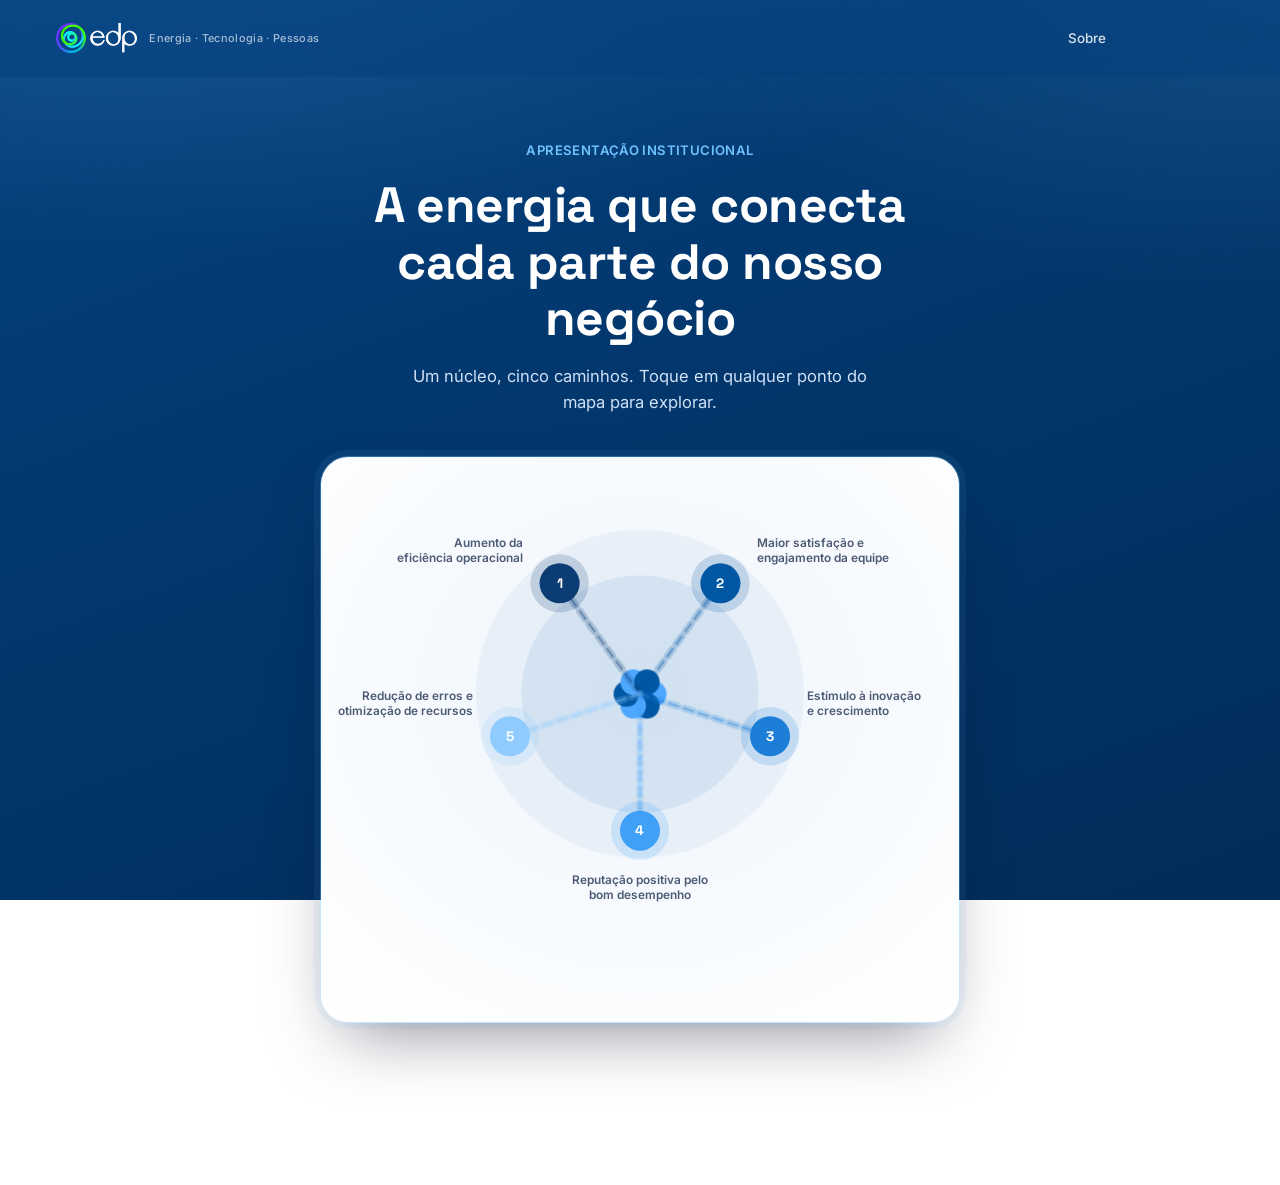
<file: index.html>
<!DOCTYPE html>
<html lang="pt-BR">
<head>
<meta charset="UTF-8">
<meta name="viewport" content="width=device-width, initial-scale=1.0">
<title>EDP · Energia que conecta o futuro</title>
<meta name="description" content="Apresentação institucional EDP — explore o mapa mental interativo e conheça os pilares que movem a nossa energia.">
<link rel="stylesheet" href="css/style.css">
</head>
<body>

<header class="site-header">
  <button class="brand" data-route="home" aria-label="Voltar ao início EDP">
    <img class="brand-logo" src="assets/logo_edp.png" alt="EDP">
    <span class="brand-text"><small>Energia · Tecnologia · Pessoas</small></span>
  </button>

  <div class="header-actions">
    <button class="sobre-btn" data-route="sobre">Sobre</button>
    <button class="home-btn" data-route="home">
      <svg viewBox="0 0 24 24" fill="none" stroke="currentColor" stroke-width="2" stroke-linecap="round" stroke-linejoin="round"><path d="M3 12l9-9 9 9"/><path d="M5 10v10a1 1 0 0 0 1 1h4v-6h4v6h4a1 1 0 0 0 1-1V10"/></svg>
      <span>Início</span>
    </button>
  </div>
</header>

<main>

  <!-- ================= HOME ================= -->
  <section id="home" class="page is-active" data-page="home">
    <p class="hero-eyebrow">Apresentação institucional</p>
    <h1 class="hero-title">A energia que conecta cada parte do nosso negócio</h1>
    <p class="hero-sub">Um núcleo, cinco caminhos. Toque em qualquer ponto do mapa para explorar.</p>

    <div class="map-wrap" aria-label="Mapa mental interativo com cinco temas: clique em um ponto para saber mais">
      <svg width="100%" viewBox="0 0 700 620" role="img" xmlns="http://www.w3.org/2000/svg" aria-labelledby="mm-title mm-desc">
<title id="mm-title">Mapa mental EDP</title>
<desc id="mm-desc">Átomo azul brilhante, com núcleo e órbitas de elétrons, que se transforma em um mapa mental com cinco temas conectados ao núcleo central.</desc>
<defs>
  <radialGradient id="mm-bg" cx="50%" cy="42%" r="75%">
    <stop offset="0%" stop-color="#eef5fc"/>
    <stop offset="100%" stop-color="#ffffff"/>
  </radialGradient>
</defs>
<rect x="0" y="0" width="700" height="620" fill="url(#mm-bg)"/>
<circle class="nucleus-glow nucleus-glow-a" cx="350" cy="260" r="180" fill="#0057A3" opacity=".05"/>
<circle class="nucleus-glow nucleus-glow-b" cx="350" cy="260" r="130" fill="#0057A3" opacity=".08"/>
<g class="atom-shell">
<g class="orbit-spin orbit-spin-1">
<g transform="rotate(0 350 260)">
<ellipse cx="350" cy="260" rx="155" ry="62" fill="none" stroke="#0057A3" stroke-width="3.5" opacity=".5"/>
<circle cx="390.1" cy="319.9" r="10" fill="#123a63"/>
<circle cx="387.1" cy="316.9" r="3.4" fill="#8fc4ff" opacity=".9"/>
</g>
</g>
<g class="orbit-spin orbit-spin-2">
<g transform="rotate(60 350 260)">
<ellipse cx="350" cy="260" rx="155" ry="62" fill="none" stroke="#0057A3" stroke-width="3.5" opacity=".5"/>
<circle cx="284.5" cy="316.2" r="10" fill="#123a63"/>
<circle cx="281.5" cy="313.2" r="3.4" fill="#8fc4ff" opacity=".9"/>
</g>
</g>
<g class="orbit-spin orbit-spin-3">
<g transform="rotate(120 350 260)">
<ellipse cx="350" cy="260" rx="155" ry="62" fill="none" stroke="#0057A3" stroke-width="3.5" opacity=".5"/>
<circle cx="209.5" cy="286.2" r="10" fill="#123a63"/>
<circle cx="206.5" cy="283.2" r="3.4" fill="#8fc4ff" opacity=".9"/>
</g>
</g>
</g>
<g class="nucleus-core-group">
<circle cx="350" cy="260" r="14" fill="#0057A3"/>
<circle cx="365" cy="260" r="14" fill="#4FA8FF"/>
<circle cx="357.5" cy="273" r="14" fill="#0057A3"/>
<circle cx="342.5" cy="273" r="14" fill="#4FA8FF"/>
<circle cx="335" cy="260" r="14" fill="#0057A3"/>
<circle cx="342.5" cy="247" r="14" fill="#4FA8FF"/>
<circle cx="357.5" cy="247" r="14" fill="#0057A3"/>
</g>
<g class="orbit-system">
<line x1="350" y1="260" x2="261.8" y2="138.6" stroke="#0B3C74" stroke-width="8" opacity=".22" stroke-linecap="round" class="branch branch-1 branch-glow"/>
<line x1="350" y1="260" x2="261.8" y2="138.6" stroke="#0B3C74" stroke-width="2.5" stroke-linecap="round" class="branch branch-1 branch-beam"/>
<line x1="350" y1="260" x2="438.2" y2="138.6" stroke="#0057A3" stroke-width="8" opacity=".22" stroke-linecap="round" class="branch branch-2 branch-glow"/>
<line x1="350" y1="260" x2="438.2" y2="138.6" stroke="#0057A3" stroke-width="2.5" stroke-linecap="round" class="branch branch-2 branch-beam"/>
<line x1="350" y1="260" x2="492.7" y2="306.4" stroke="#1C7ED6" stroke-width="8" opacity=".22" stroke-linecap="round" class="branch branch-3 branch-glow"/>
<line x1="350" y1="260" x2="492.7" y2="306.4" stroke="#1C7ED6" stroke-width="2.5" stroke-linecap="round" class="branch branch-3 branch-beam"/>
<line x1="350" y1="260" x2="350.0" y2="410.0" stroke="#3FA0F5" stroke-width="8" opacity=".22" stroke-linecap="round" class="branch branch-4 branch-glow"/>
<line x1="350" y1="260" x2="350.0" y2="410.0" stroke="#3FA0F5" stroke-width="2.5" stroke-linecap="round" class="branch branch-4 branch-beam"/>
<line x1="350" y1="260" x2="207.3" y2="306.4" stroke="#8FCBFF" stroke-width="8" opacity=".22" stroke-linecap="round" class="branch branch-5 branch-glow"/>
<line x1="350" y1="260" x2="207.3" y2="306.4" stroke="#8FCBFF" stroke-width="2.5" stroke-linecap="round" class="branch branch-5 branch-beam"/>
<g class="map-node" data-node="1" tabindex="0" role="button" aria-label="Abrir tema 1">
<circle cx="261.8" cy="138.6" r="32" fill="#0B3C74" opacity=".18"/>
<circle cx="261.8" cy="138.6" r="22" fill="#0B3C74"/>
<text x="261.8" y="143.6" text-anchor="middle" font-size="15" font-weight="700" fill="#ffffff" font-family="Space Grotesk, Inter, sans-serif">1</text>
</g>
<g class="map-node" data-node="2" tabindex="0" role="button" aria-label="Abrir tema 2">
<circle cx="438.2" cy="138.6" r="32" fill="#0057A3" opacity=".18"/>
<circle cx="438.2" cy="138.6" r="22" fill="#0057A3"/>
<text x="438.2" y="143.6" text-anchor="middle" font-size="15" font-weight="700" fill="#ffffff" font-family="Space Grotesk, Inter, sans-serif">2</text>
</g>
<g class="map-node" data-node="3" tabindex="0" role="button" aria-label="Abrir tema 3">
<circle cx="492.7" cy="306.4" r="32" fill="#1C7ED6" opacity=".18"/>
<circle cx="492.7" cy="306.4" r="22" fill="#1C7ED6"/>
<text x="492.7" y="311.4" text-anchor="middle" font-size="15" font-weight="700" fill="#ffffff" font-family="Space Grotesk, Inter, sans-serif">3</text>
</g>
<g class="map-node" data-node="4" tabindex="0" role="button" aria-label="Abrir tema 4">
<circle cx="350.0" cy="410.0" r="32" fill="#3FA0F5" opacity=".18"/>
<circle cx="350.0" cy="410.0" r="22" fill="#3FA0F5"/>
<text x="350.0" y="415.0" text-anchor="middle" font-size="15" font-weight="700" fill="#ffffff" font-family="Space Grotesk, Inter, sans-serif">4</text>
</g>
<g class="map-node" data-node="5" tabindex="0" role="button" aria-label="Abrir tema 5">
<circle cx="207.3" cy="306.4" r="32" fill="#8FCBFF" opacity=".18"/>
<circle cx="207.3" cy="306.4" r="22" fill="#8FCBFF"/>
<text x="207.3" y="311.4" text-anchor="middle" font-size="15" font-weight="700" fill="#ffffff" font-family="Space Grotesk, Inter, sans-serif">5</text>
</g>
<g class="node-label node-label-1">
<text x="221.8" y="98.6" text-anchor="end" font-size="13" font-weight="600" fill="#4d5975" font-family="Inter, sans-serif">Aumento da</text>
<text x="221.8" y="115.6" text-anchor="end" font-size="13" font-weight="600" fill="#4d5975" font-family="Inter, sans-serif">eficiência operacional</text>
</g>
<g class="node-label node-label-2">
<text x="478.2" y="98.6" text-anchor="start" font-size="13" font-weight="600" fill="#4d5975" font-family="Inter, sans-serif">Maior satisfação e</text>
<text x="478.2" y="115.6" text-anchor="start" font-size="13" font-weight="600" fill="#4d5975" font-family="Inter, sans-serif">engajamento da equipe</text>
</g>
<g class="node-label node-label-3">
<text x="532.7" y="266.4" text-anchor="start" font-size="13" font-weight="600" fill="#4d5975" font-family="Inter, sans-serif">Estímulo à inovação</text>
<text x="532.7" y="283.4" text-anchor="start" font-size="13" font-weight="600" fill="#4d5975" font-family="Inter, sans-serif">e crescimento</text>
</g>
<g class="node-label node-label-4">
<text x="350.0" y="468.0" text-anchor="middle" font-size="13" font-weight="600" fill="#4d5975" font-family="Inter, sans-serif">Reputação positiva pelo</text>
<text x="350.0" y="485.0" text-anchor="middle" font-size="13" font-weight="600" fill="#4d5975" font-family="Inter, sans-serif">bom desempenho</text>
</g>
<g class="node-label node-label-5">
<text x="167.3" y="266.4" text-anchor="end" font-size="13" font-weight="600" fill="#4d5975" font-family="Inter, sans-serif">Redução de erros e</text>
<text x="167.3" y="283.4" text-anchor="end" font-size="13" font-weight="600" fill="#4d5975" font-family="Inter, sans-serif">otimização de recursos</text>
</g>
</g>
</svg>
    </div>
  </section>

  <!-- ================= TEMA 1 ================= -->
  <section id="tema-1" class="page" data-page="tema-1" style="--accent-c: var(--n1);">
    <div class="detail detail-grid">
      <div class="detail-copy">
        <p class="detail-kicker"><span class="dot"></span> Tema 01 · Operação</p>
        <h2 class="detail-title">Aumento da eficiência operacional</h2>
        <p class="detail-lede">Cada visita técnica economizada é energia que chega mais rápido a quem precisa. Rotas de manutenção são otimizadas com dados em tempo real, reduzindo deslocamentos desnecessários e o tempo entre o chamado e o reparo. O monitoramento contínuo da rede permite agir antes que uma falha aconteça, mantendo a operação fluindo com menos desperdício em cada etapa.</p>
        <div class="detail-links">
          <button class="detail-link" data-route="home">
            <svg viewBox="0 0 24 24" fill="none" stroke="currentColor" stroke-width="2" stroke-linecap="round" stroke-linejoin="round"><path d="M3 12l9-9 9 9"/><path d="M5 10v10a1 1 0 0 0 1 1h4v-6h4v6h4a1 1 0 0 0 1-1V10"/></svg>
            Início
          </button>
          <button class="detail-link is-quiet" data-route="tema-2">
            Pessoas e engajamento
            <svg viewBox="0 0 24 24" fill="none" stroke="currentColor" stroke-width="2" stroke-linecap="round" stroke-linejoin="round"><path d="M5 12h14"/><path d="M13 5l7 7-7 7"/></svg>
          </button>
        </div>
      </div>
      <div class="detail-media">
        <figure class="media-card">
          <svg width="100%" viewBox="0 0 640 220" role="img" xmlns="http://www.w3.org/2000/svg" aria-labelledby="tr-title tr-desc">
<title id="tr-title">Manutenção em campo</title>
<desc id="tr-desc">Caminhão branco de manutenção da EDP percorre a rua enquanto os postes de energia se acendem à sua passagem.</desc>
<defs>
  <linearGradient id="tr-sky" x1="0" y1="0" x2="0" y2="1">
    <stop offset="0%" stop-color="#eaf4ff"/>
    <stop offset="100%" stop-color="#ffffff"/>
  </linearGradient>
</defs>
<rect x="0" y="0" width="640" height="220" fill="url(#tr-sky)"/>

<!-- postes de luz -->
<rect x="86" y="70" width="4" height="90" fill="#c7d2e3"/>
<circle class="lamp lamp1" cx="88" cy="66" r="9" fill="#ffd873"/>
<rect x="226" y="70" width="4" height="90" fill="#c7d2e3"/>
<circle class="lamp lamp2" cx="228" cy="66" r="9" fill="#ffd873"/>
<rect x="366" y="70" width="4" height="90" fill="#c7d2e3"/>
<circle class="lamp lamp3" cx="368" cy="66" r="9" fill="#ffd873"/>
<rect x="506" y="70" width="4" height="90" fill="#c7d2e3"/>
<circle class="lamp lamp4" cx="508" cy="66" r="9" fill="#ffd873"/>

<!-- pista -->
<rect x="0" y="160" width="640" height="60" fill="#233246"/>
<rect x="0" y="160" width="640" height="6" fill="#324a66"/>
<g fill="#ffffff" opacity=".7">
  <rect x="0" y="188" width="34" height="5"/><rect x="60" y="188" width="34" height="5"/>
  <rect x="120" y="188" width="34" height="5"/><rect x="180" y="188" width="34" height="5"/>
  <rect x="240" y="188" width="34" height="5"/><rect x="300" y="188" width="34" height="5"/>
  <rect x="360" y="188" width="34" height="5"/><rect x="420" y="188" width="34" height="5"/>
  <rect x="480" y="188" width="34" height="5"/><rect x="540" y="188" width="34" height="5"/>
  <rect x="600" y="188" width="34" height="5"/>
</g>

<!-- caminhao (grupo externo apenas translada; nada de transform-origin aqui) -->
<g class="truck-rig">
  <g transform="translate(-6,90)">
    <!-- sombra -->
    <ellipse cx="82" cy="82" rx="76" ry="8" fill="#16213a" opacity=".14"/>

    <!-- carroceria (caixa branca de manutencao) -->
    <rect x="6" y="22" width="94" height="48" rx="5" fill="#ffffff" stroke="#c7d2e3" stroke-width="2"/>
    <rect x="6" y="46" width="94" height="7" fill="#0057A3"/>
    <text x="53" y="38" text-anchor="middle" font-size="15" font-weight="700" fill="#0057A3" font-family="Space Grotesk, Inter, sans-serif">EDP</text>

    <!-- cabine -->
    <path d="M100,30 h26 a8,8 0 0 1 8,8 v24 a8,8 0 0 1 -8,8 h-26 z" fill="#0057A3"/>
    <rect x="108" y="38" width="18" height="14" rx="2" fill="#cfe6ff"/>
    <rect x="100" y="66" width="34" height="5" fill="#003f7d"/>

    <!-- parachoque -->
    <rect x="130" y="68" width="8" height="6" fill="#8fa3c2"/>
    <rect x="2" y="68" width="8" height="6" fill="#8fa3c2"/>

    <!-- rodas: cada roda e um grupo fechado, sem transform proprio -->
    <g class="wheel">
      <circle cx="38" cy="76" r="13" fill="#1b2740"/>
      <circle cx="38" cy="76" r="6" fill="#c3ccdb"/>
      <g stroke="#1b2740" stroke-width="2.4">
        <line x1="38" y1="66" x2="38" y2="86"/>
        <line x1="28" y1="76" x2="48" y2="76"/>
        <line x1="31" y1="69" x2="45" y2="83"/>
        <line x1="45" y1="69" x2="31" y2="83"/>
      </g>
    </g>
    <g class="wheel">
      <circle cx="112" cy="76" r="13" fill="#1b2740"/>
      <circle cx="112" cy="76" r="6" fill="#c3ccdb"/>
      <g stroke="#1b2740" stroke-width="2.4">
        <line x1="112" y1="66" x2="112" y2="86"/>
        <line x1="102" y1="76" x2="122" y2="76"/>
        <line x1="105" y1="69" x2="119" y2="83"/>
        <line x1="119" y1="69" x2="105" y2="83"/>
      </g>
    </g>
  </g>
</g>
</svg>
        </figure>
        <figure class="media-card media-photo">
          <img src="assets/foto_caminhao_edp.jpg" alt="Caminhão de manutenção da EDP em operação em via pública, com equipe trabalhando na rede elétrica" loading="lazy">
          <figcaption class="media-caption">Equipe EDP em campo</figcaption>
        </figure>
      </div>
    </div>
  </section>

  <!-- ================= TEMA 2 ================= -->
  <section id="tema-2" class="page" data-page="tema-2" style="--accent-c: var(--n2);">
    <div class="detail detail-grid">
      <div class="detail-copy">
        <p class="detail-kicker"><span class="dot"></span> Tema 02 · Pessoas</p>
        <h2 class="detail-title">Maior satisfação e engajamento da equipe</h2>
        <p class="detail-lede">Assim como o sol carrega os painéis e leva luz até a casa, investir em quem faz a EDP acontecer sustenta cada etapa da nossa energia. Ferramentas digitais tiram tarefas repetitivas do caminho da equipe, e trilhas de capacitação conectam cada colaborador às novas tecnologias de energia limpa. O resultado é uma cultura orientada a propósito, em que sustentabilidade é trabalho de todos os dias.</p>
        <div class="detail-links">
          <button class="detail-link" data-route="home">
            <svg viewBox="0 0 24 24" fill="none" stroke="currentColor" stroke-width="2" stroke-linecap="round" stroke-linejoin="round"><path d="M3 12l9-9 9 9"/><path d="M5 10v10a1 1 0 0 0 1 1h4v-6h4v6h4a1 1 0 0 0 1-1V10"/></svg>
            Início
          </button>
          <button class="detail-link is-quiet" data-route="tema-3">
            Inovação e crescimento
            <svg viewBox="0 0 24 24" fill="none" stroke="currentColor" stroke-width="2" stroke-linecap="round" stroke-linejoin="round"><path d="M5 12h14"/><path d="M13 5l7 7-7 7"/></svg>
          </button>
        </div>
      </div>
      <div class="detail-media">
        <figure class="media-card">
          <svg width="100%" viewBox="0 0 640 220" role="img" xmlns="http://www.w3.org/2000/svg" aria-labelledby="sl-title sl-desc">
<title id="sl-title">Energia solar EDP</title>
<desc id="sl-desc">O sol carrega o painel solar, a energia flui até a casa e as janelas se acendem, com um marcador EDP no ponto de conexão.</desc>
<defs>
  <linearGradient id="sl-sky" x1="0" y1="0" x2="0" y2="1">
    <stop offset="0%" stop-color="#eaf4ff"/>
    <stop offset="100%" stop-color="#ffffff"/>
  </linearGradient>
</defs>
<rect x="0" y="0" width="640" height="220" fill="url(#sl-sky)"/>

<!-- sol -->
<g>
  <circle class="sun-glow sun-glow-a" cx="96" cy="58" r="46" fill="#ffcf5c" opacity=".10"/>
  <circle class="sun-glow sun-glow-b" cx="96" cy="58" r="34" fill="#ffcf5c" opacity=".18"/>
  <g class="sun-rays" stroke="#f4b93c" stroke-width="2.5" stroke-linecap="round">
    <line x1="96" y1="14" x2="96" y2="4"/>
    <line x1="96" y1="102" x2="96" y2="112"/>
    <line x1="52" y1="58" x2="42" y2="58"/>
    <line x1="140" y1="58" x2="150" y2="58"/>
    <line x1="65" y1="27" x2="58" y2="20"/>
    <line x1="127" y1="27" x2="134" y2="20"/>
    <line x1="65" y1="89" x2="58" y2="96"/>
    <line x1="127" y1="89" x2="134" y2="96"/>
  </g>
  <circle cx="96" cy="58" r="24" fill="#ffcf5c"/>
</g>

<!-- linha do chao -->
<rect x="0" y="196" width="640" height="4" fill="#e2e9f4"/>

<!-- painel solar -->
<g transform="translate(40,120)">
  <path d="M0,52 L100,52 L86,10 L18,10 Z" fill="#dbe9fb" stroke="#0057A3" stroke-width="2"/>
  <line x1="18" y1="10" x2="0" y2="52" stroke="#0057A3" stroke-width="1.4" opacity=".5"/>
  <line x1="43" y1="10" x2="30" y2="52" stroke="#0057A3" stroke-width="1.4" opacity=".5"/>
  <line x1="65" y1="10" x2="58" y2="52" stroke="#0057A3" stroke-width="1.4" opacity=".5"/>
  <line x1="6" y1="34" x2="94" y2="34" stroke="#0057A3" stroke-width="1.4" opacity=".5"/>
  <rect x="42" y="52" width="8" height="18" fill="#a9b8d1"/>
</g>

<!-- fluxo de energia -->
<path class="energy-flow" d="M150,150 Q320,90 470,150" fill="none" stroke="#0aa0e0" stroke-width="3" stroke-dasharray="2 10" stroke-linecap="round"/>

<!-- marcador EDP -->
<g transform="translate(292,118)">
  <g class="edp-marker">
    <rect x="0" y="0" width="56" height="24" rx="6" fill="#0057A3"/>
    <text x="28" y="16" text-anchor="middle" font-size="12" font-weight="700" fill="#ffffff" font-family="Space Grotesk, Inter, sans-serif">EDP</text>
    <rect x="24" y="24" width="8" height="46" fill="#8fa3c2"/>
  </g>
</g>

<!-- casa -->
<g transform="translate(490,96)">
  <path d="M0,44 L50,10 L100,44 Z" fill="#0057A3"/>
  <rect x="8" y="44" width="84" height="56" fill="#ffffff" stroke="#dbe6f5" stroke-width="2"/>
  <rect class="window window-1" x="24" y="60" width="20" height="20" fill="#1b2740"/>
  <rect class="window window-2" x="56" y="60" width="20" height="20" fill="#1b2740"/>
</g>
</svg>
        </figure>
        <figure class="media-card media-photo">
          <img src="assets/foto_solar_eolica_montanhas.jpg" alt="Painéis solares com turbinas eólicas ao fundo, em paisagem montanhosa" loading="lazy">
          <figcaption class="media-caption">Geração solar e eólica</figcaption>
        </figure>
      </div>
    </div>
  </section>

  <!-- ================= TEMA 3 ================= -->
  <section id="tema-3" class="page" data-page="tema-3" style="--accent-c: var(--n3);">
    <div class="detail detail-grid">
      <div class="detail-copy">
        <p class="detail-kicker"><span class="dot"></span> Tema 03 · Inovação</p>
        <h2 class="detail-title">Estímulo à inovação e crescimento</h2>
        <p class="detail-lede">Manter a rede acesa hoje é também construir a energia de amanhã. A digitalização da infraestrutura elétrica abre espaço para novos serviços, de mobilidade elétrica a armazenamento e geração solar descentralizada. Cada rota otimizada e cada tecnologia testada em campo vira experiência acumulada — e essa experiência sustenta o crescimento da EDP em novos mercados.</p>
        <div class="detail-links">
          <button class="detail-link" data-route="home">
            <svg viewBox="0 0 24 24" fill="none" stroke="currentColor" stroke-width="2" stroke-linecap="round" stroke-linejoin="round"><path d="M3 12l9-9 9 9"/><path d="M5 10v10a1 1 0 0 0 1 1h4v-6h4v6h4a1 1 0 0 0 1-1V10"/></svg>
            Início
          </button>
          <button class="detail-link is-quiet" data-route="tema-4">
            Reputação e desempenho
            <svg viewBox="0 0 24 24" fill="none" stroke="currentColor" stroke-width="2" stroke-linecap="round" stroke-linejoin="round"><path d="M5 12h14"/><path d="M13 5l7 7-7 7"/></svg>
          </button>
        </div>
      </div>
      <div class="detail-media">
        <figure class="media-card">
          <svg width="100%" viewBox="0 0 640 220" role="img" xmlns="http://www.w3.org/2000/svg" aria-labelledby="tr-title tr-desc">
<title id="tr-title">Manutenção em campo</title>
<desc id="tr-desc">Caminhão branco de manutenção da EDP percorre a rua enquanto os postes de energia se acendem à sua passagem.</desc>
<defs>
  <linearGradient id="tr-sky" x1="0" y1="0" x2="0" y2="1">
    <stop offset="0%" stop-color="#eaf4ff"/>
    <stop offset="100%" stop-color="#ffffff"/>
  </linearGradient>
</defs>
<rect x="0" y="0" width="640" height="220" fill="url(#tr-sky)"/>

<!-- postes de luz -->
<rect x="86" y="70" width="4" height="90" fill="#c7d2e3"/>
<circle class="lamp lamp1" cx="88" cy="66" r="9" fill="#ffd873"/>
<rect x="226" y="70" width="4" height="90" fill="#c7d2e3"/>
<circle class="lamp lamp2" cx="228" cy="66" r="9" fill="#ffd873"/>
<rect x="366" y="70" width="4" height="90" fill="#c7d2e3"/>
<circle class="lamp lamp3" cx="368" cy="66" r="9" fill="#ffd873"/>
<rect x="506" y="70" width="4" height="90" fill="#c7d2e3"/>
<circle class="lamp lamp4" cx="508" cy="66" r="9" fill="#ffd873"/>

<!-- pista -->
<rect x="0" y="160" width="640" height="60" fill="#233246"/>
<rect x="0" y="160" width="640" height="6" fill="#324a66"/>
<g fill="#ffffff" opacity=".7">
  <rect x="0" y="188" width="34" height="5"/><rect x="60" y="188" width="34" height="5"/>
  <rect x="120" y="188" width="34" height="5"/><rect x="180" y="188" width="34" height="5"/>
  <rect x="240" y="188" width="34" height="5"/><rect x="300" y="188" width="34" height="5"/>
  <rect x="360" y="188" width="34" height="5"/><rect x="420" y="188" width="34" height="5"/>
  <rect x="480" y="188" width="34" height="5"/><rect x="540" y="188" width="34" height="5"/>
  <rect x="600" y="188" width="34" height="5"/>
</g>

<!-- caminhao (grupo externo apenas translada; nada de transform-origin aqui) -->
<g class="truck-rig">
  <g transform="translate(-6,90)">
    <!-- sombra -->
    <ellipse cx="82" cy="82" rx="76" ry="8" fill="#16213a" opacity=".14"/>

    <!-- carroceria (caixa branca de manutencao) -->
    <rect x="6" y="22" width="94" height="48" rx="5" fill="#ffffff" stroke="#c7d2e3" stroke-width="2"/>
    <rect x="6" y="46" width="94" height="7" fill="#0057A3"/>
    <text x="53" y="38" text-anchor="middle" font-size="15" font-weight="700" fill="#0057A3" font-family="Space Grotesk, Inter, sans-serif">EDP</text>

    <!-- cabine -->
    <path d="M100,30 h26 a8,8 0 0 1 8,8 v24 a8,8 0 0 1 -8,8 h-26 z" fill="#0057A3"/>
    <rect x="108" y="38" width="18" height="14" rx="2" fill="#cfe6ff"/>
    <rect x="100" y="66" width="34" height="5" fill="#003f7d"/>

    <!-- parachoque -->
    <rect x="130" y="68" width="8" height="6" fill="#8fa3c2"/>
    <rect x="2" y="68" width="8" height="6" fill="#8fa3c2"/>

    <!-- rodas: cada roda e um grupo fechado, sem transform proprio -->
    <g class="wheel">
      <circle cx="38" cy="76" r="13" fill="#1b2740"/>
      <circle cx="38" cy="76" r="6" fill="#c3ccdb"/>
      <g stroke="#1b2740" stroke-width="2.4">
        <line x1="38" y1="66" x2="38" y2="86"/>
        <line x1="28" y1="76" x2="48" y2="76"/>
        <line x1="31" y1="69" x2="45" y2="83"/>
        <line x1="45" y1="69" x2="31" y2="83"/>
      </g>
    </g>
    <g class="wheel">
      <circle cx="112" cy="76" r="13" fill="#1b2740"/>
      <circle cx="112" cy="76" r="6" fill="#c3ccdb"/>
      <g stroke="#1b2740" stroke-width="2.4">
        <line x1="112" y1="66" x2="112" y2="86"/>
        <line x1="102" y1="76" x2="122" y2="76"/>
        <line x1="105" y1="69" x2="119" y2="83"/>
        <line x1="119" y1="69" x2="105" y2="83"/>
      </g>
    </g>
  </g>
</g>
</svg>
        </figure>
        <figure class="media-card media-photo">
          <img src="assets/foto_solar_eolica_por_do_sol.jpg" alt="Parque eólico e painéis solares ao pôr do sol" loading="lazy">
          <figcaption class="media-caption">Energia renovável em expansão</figcaption>
        </figure>
      </div>
    </div>
  </section>

  <!-- ================= TEMA 4 ================= -->
  <section id="tema-4" class="page" data-page="tema-4" style="--accent-c: var(--n4);">
    <div class="detail detail-grid">
      <div class="detail-copy">
        <p class="detail-kicker"><span class="dot"></span> Tema 04 · Reputação</p>
        <h2 class="detail-title">Reputação positiva impulsionada pelo bom desempenho</h2>
        <p class="detail-lede">Confiança se constrói luz a luz. Quando a energia chega sem falhas e a manutenção é rápida, a marca EDP se fortalece na vida de quem depende dela todos os dias. Indicadores de qualidade de fornecimento são acompanhados de perto, em tempo real, e a comunicação com clientes e comunidades é transparente — assim a EDP se torna referência em transição energética nos mercados onde atua.</p>
        <div class="detail-links">
          <button class="detail-link" data-route="home">
            <svg viewBox="0 0 24 24" fill="none" stroke="currentColor" stroke-width="2" stroke-linecap="round" stroke-linejoin="round"><path d="M3 12l9-9 9 9"/><path d="M5 10v10a1 1 0 0 0 1 1h4v-6h4v6h4a1 1 0 0 0 1-1V10"/></svg>
            Início
          </button>
          <button class="detail-link is-quiet" data-route="tema-5">
            Redução de erros
            <svg viewBox="0 0 24 24" fill="none" stroke="currentColor" stroke-width="2" stroke-linecap="round" stroke-linejoin="round"><path d="M5 12h14"/><path d="M13 5l7 7-7 7"/></svg>
          </button>
        </div>
      </div>
      <div class="detail-media">
        <figure class="media-card">
          <svg width="100%" viewBox="0 0 640 220" role="img" xmlns="http://www.w3.org/2000/svg" aria-labelledby="sl-title sl-desc">
<title id="sl-title">Energia solar EDP</title>
<desc id="sl-desc">O sol carrega o painel solar, a energia flui até a casa e as janelas se acendem, com um marcador EDP no ponto de conexão.</desc>
<defs>
  <linearGradient id="sl-sky" x1="0" y1="0" x2="0" y2="1">
    <stop offset="0%" stop-color="#eaf4ff"/>
    <stop offset="100%" stop-color="#ffffff"/>
  </linearGradient>
</defs>
<rect x="0" y="0" width="640" height="220" fill="url(#sl-sky)"/>

<!-- sol -->
<g>
  <circle class="sun-glow sun-glow-a" cx="96" cy="58" r="46" fill="#ffcf5c" opacity=".10"/>
  <circle class="sun-glow sun-glow-b" cx="96" cy="58" r="34" fill="#ffcf5c" opacity=".18"/>
  <g class="sun-rays" stroke="#f4b93c" stroke-width="2.5" stroke-linecap="round">
    <line x1="96" y1="14" x2="96" y2="4"/>
    <line x1="96" y1="102" x2="96" y2="112"/>
    <line x1="52" y1="58" x2="42" y2="58"/>
    <line x1="140" y1="58" x2="150" y2="58"/>
    <line x1="65" y1="27" x2="58" y2="20"/>
    <line x1="127" y1="27" x2="134" y2="20"/>
    <line x1="65" y1="89" x2="58" y2="96"/>
    <line x1="127" y1="89" x2="134" y2="96"/>
  </g>
  <circle cx="96" cy="58" r="24" fill="#ffcf5c"/>
</g>

<!-- linha do chao -->
<rect x="0" y="196" width="640" height="4" fill="#e2e9f4"/>

<!-- painel solar -->
<g transform="translate(40,120)">
  <path d="M0,52 L100,52 L86,10 L18,10 Z" fill="#dbe9fb" stroke="#0057A3" stroke-width="2"/>
  <line x1="18" y1="10" x2="0" y2="52" stroke="#0057A3" stroke-width="1.4" opacity=".5"/>
  <line x1="43" y1="10" x2="30" y2="52" stroke="#0057A3" stroke-width="1.4" opacity=".5"/>
  <line x1="65" y1="10" x2="58" y2="52" stroke="#0057A3" stroke-width="1.4" opacity=".5"/>
  <line x1="6" y1="34" x2="94" y2="34" stroke="#0057A3" stroke-width="1.4" opacity=".5"/>
  <rect x="42" y="52" width="8" height="18" fill="#a9b8d1"/>
</g>

<!-- fluxo de energia -->
<path class="energy-flow" d="M150,150 Q320,90 470,150" fill="none" stroke="#0aa0e0" stroke-width="3" stroke-dasharray="2 10" stroke-linecap="round"/>

<!-- marcador EDP -->
<g transform="translate(292,118)">
  <g class="edp-marker">
    <rect x="0" y="0" width="56" height="24" rx="6" fill="#0057A3"/>
    <text x="28" y="16" text-anchor="middle" font-size="12" font-weight="700" fill="#ffffff" font-family="Space Grotesk, Inter, sans-serif">EDP</text>
    <rect x="24" y="24" width="8" height="46" fill="#8fa3c2"/>
  </g>
</g>

<!-- casa -->
<g transform="translate(490,96)">
  <path d="M0,44 L50,10 L100,44 Z" fill="#0057A3"/>
  <rect x="8" y="44" width="84" height="56" fill="#ffffff" stroke="#dbe6f5" stroke-width="2"/>
  <rect class="window window-1" x="24" y="60" width="20" height="20" fill="#1b2740"/>
  <rect class="window window-2" x="56" y="60" width="20" height="20" fill="#1b2740"/>
</g>
</svg>
        </figure>
        <figure class="media-card media-photo">
          <img src="assets/foto_solar_aerea.jpg" alt="Vista aérea de um grande parque de painéis solares ao lado de um canal" loading="lazy">
          <figcaption class="media-caption">Parque solar EDP</figcaption>
        </figure>
      </div>
    </div>
  </section>

  <!-- ================= TEMA 5 ================= -->
  <section id="tema-5" class="page" data-page="tema-5" style="--accent-c: var(--n5);">
    <div class="detail detail-grid">
      <div class="detail-copy">
        <p class="detail-kicker"><span class="dot"></span> Tema 05 · Excelência</p>
        <h2 class="detail-title">Redução de erros, economizando tempo e recursos</h2>
        <p class="detail-lede">Menos retrabalho, mais precisão: cada etapa automatizada da operação libera tempo e recursos para o que realmente importa. O diagnóstico remoto evita deslocamentos desnecessários, enquanto checklists digitais reduzem falhas humanas em campo. Os recursos economizados dessa forma são reinvestidos em novos projetos de energia renovável, fechando o ciclo entre eficiência e sustentabilidade.</p>
        <div class="detail-links">
          <button class="detail-link" data-route="home">
            <svg viewBox="0 0 24 24" fill="none" stroke="currentColor" stroke-width="2" stroke-linecap="round" stroke-linejoin="round"><path d="M3 12l9-9 9 9"/><path d="M5 10v10a1 1 0 0 0 1 1h4v-6h4v6h4a1 1 0 0 0 1-1V10"/></svg>
            Início
          </button>
          <button class="detail-link is-quiet" data-route="tema-1">
            Ver temas novamente
            <svg viewBox="0 0 24 24" fill="none" stroke="currentColor" stroke-width="2" stroke-linecap="round" stroke-linejoin="round"><path d="M5 12h14"/><path d="M13 5l7 7-7 7"/></svg>
          </button>
        </div>
      </div>
      <div class="detail-media">
        <figure class="media-card">
          <svg width="100%" viewBox="0 0 640 220" role="img" xmlns="http://www.w3.org/2000/svg" aria-labelledby="tr-title tr-desc">
<title id="tr-title">Manutenção em campo</title>
<desc id="tr-desc">Caminhão branco de manutenção da EDP percorre a rua enquanto os postes de energia se acendem à sua passagem.</desc>
<defs>
  <linearGradient id="tr-sky" x1="0" y1="0" x2="0" y2="1">
    <stop offset="0%" stop-color="#eaf4ff"/>
    <stop offset="100%" stop-color="#ffffff"/>
  </linearGradient>
</defs>
<rect x="0" y="0" width="640" height="220" fill="url(#tr-sky)"/>

<!-- postes de luz -->
<rect x="86" y="70" width="4" height="90" fill="#c7d2e3"/>
<circle class="lamp lamp1" cx="88" cy="66" r="9" fill="#ffd873"/>
<rect x="226" y="70" width="4" height="90" fill="#c7d2e3"/>
<circle class="lamp lamp2" cx="228" cy="66" r="9" fill="#ffd873"/>
<rect x="366" y="70" width="4" height="90" fill="#c7d2e3"/>
<circle class="lamp lamp3" cx="368" cy="66" r="9" fill="#ffd873"/>
<rect x="506" y="70" width="4" height="90" fill="#c7d2e3"/>
<circle class="lamp lamp4" cx="508" cy="66" r="9" fill="#ffd873"/>

<!-- pista -->
<rect x="0" y="160" width="640" height="60" fill="#233246"/>
<rect x="0" y="160" width="640" height="6" fill="#324a66"/>
<g fill="#ffffff" opacity=".7">
  <rect x="0" y="188" width="34" height="5"/><rect x="60" y="188" width="34" height="5"/>
  <rect x="120" y="188" width="34" height="5"/><rect x="180" y="188" width="34" height="5"/>
  <rect x="240" y="188" width="34" height="5"/><rect x="300" y="188" width="34" height="5"/>
  <rect x="360" y="188" width="34" height="5"/><rect x="420" y="188" width="34" height="5"/>
  <rect x="480" y="188" width="34" height="5"/><rect x="540" y="188" width="34" height="5"/>
  <rect x="600" y="188" width="34" height="5"/>
</g>

<!-- caminhao (grupo externo apenas translada; nada de transform-origin aqui) -->
<g class="truck-rig">
  <g transform="translate(-6,90)">
    <!-- sombra -->
    <ellipse cx="82" cy="82" rx="76" ry="8" fill="#16213a" opacity=".14"/>

    <!-- carroceria (caixa branca de manutencao) -->
    <rect x="6" y="22" width="94" height="48" rx="5" fill="#ffffff" stroke="#c7d2e3" stroke-width="2"/>
    <rect x="6" y="46" width="94" height="7" fill="#0057A3"/>
    <text x="53" y="38" text-anchor="middle" font-size="15" font-weight="700" fill="#0057A3" font-family="Space Grotesk, Inter, sans-serif">EDP</text>

    <!-- cabine -->
    <path d="M100,30 h26 a8,8 0 0 1 8,8 v24 a8,8 0 0 1 -8,8 h-26 z" fill="#0057A3"/>
    <rect x="108" y="38" width="18" height="14" rx="2" fill="#cfe6ff"/>
    <rect x="100" y="66" width="34" height="5" fill="#003f7d"/>

    <!-- parachoque -->
    <rect x="130" y="68" width="8" height="6" fill="#8fa3c2"/>
    <rect x="2" y="68" width="8" height="6" fill="#8fa3c2"/>

    <!-- rodas: cada roda e um grupo fechado, sem transform proprio -->
    <g class="wheel">
      <circle cx="38" cy="76" r="13" fill="#1b2740"/>
      <circle cx="38" cy="76" r="6" fill="#c3ccdb"/>
      <g stroke="#1b2740" stroke-width="2.4">
        <line x1="38" y1="66" x2="38" y2="86"/>
        <line x1="28" y1="76" x2="48" y2="76"/>
        <line x1="31" y1="69" x2="45" y2="83"/>
        <line x1="45" y1="69" x2="31" y2="83"/>
      </g>
    </g>
    <g class="wheel">
      <circle cx="112" cy="76" r="13" fill="#1b2740"/>
      <circle cx="112" cy="76" r="6" fill="#c3ccdb"/>
      <g stroke="#1b2740" stroke-width="2.4">
        <line x1="112" y1="66" x2="112" y2="86"/>
        <line x1="102" y1="76" x2="122" y2="76"/>
        <line x1="105" y1="69" x2="119" y2="83"/>
        <line x1="119" y1="69" x2="105" y2="83"/>
      </g>
    </g>
  </g>
</g>
</svg>
        </figure>
        <figure class="media-card media-photo">
          <img src="assets/foto_caminhao_edp.jpg" alt="Caminhão de manutenção da EDP em operação em via pública, com equipe trabalhando na rede elétrica" loading="lazy">
          <figcaption class="media-caption">Equipe EDP em campo</figcaption>
        </figure>
      </div>
    </div>
  </section>

  <!-- ================= SOBRE ================= -->
  <section id="sobre" class="page" data-page="sobre">
    <div class="detail" style="max-width:820px;">
      <p class="detail-kicker" style="justify-content:center;"><span class="dot" style="background:#f4c95d;"></span> Sobre este projeto</p>
      <h2 class="detail-title" style="text-align:center;">Uma apresentação, do núcleo até a marca</h2>
      <p class="detail-lede" style="max-width:56ch; margin-left:auto; margin-right:auto; text-align:center;">Esta apresentação institucional da EDP foi criada para transformar cinco pilares do negócio em uma experiência visual única — do átomo que se abre em mapa mental até o pássaro que dá vida à nossa marca.</p>

      <div class="about-wrap">
        <svg width="100%" viewBox="0 0 640 400" role="img" xmlns="http://www.w3.org/2000/svg" aria-labelledby="bird-title bird-desc">
<title id="bird-title">Transformação na marca EDP</title>
<desc id="bird-desc">Uma águia estilizada nas cores da EDP voa em cena, bate as asas e se transforma na marca oficial da EDP.</desc>
<defs>
  <linearGradient id="bird-grad" x1="0%" y1="0%" x2="100%" y2="100%">
    <stop offset="0%" stop-color="#003f7d"/>
    <stop offset="45%" stop-color="#0072ce"/>
    <stop offset="75%" stop-color="#d4a537"/>
    <stop offset="100%" stop-color="#f4c95d"/>
  </linearGradient>
</defs>

<!-- tudo posicionado em torno do centro da cena -->
<g transform="translate(320,190)">

  <!-- ceu estrelado, um clima noturno para a transformação -->
  <g class="star-field" fill="#ffffff">
    <circle class="twinkle-star" cx="-260" cy="-130" r="1.6" style="animation-delay:.1s"/>
    <circle class="twinkle-star" cx="-190" cy="-70" r="1.2" style="animation-delay:.9s"/>
    <circle class="twinkle-star" cx="-230" cy="40" r="1.8" style="animation-delay:1.6s"/>
    <circle class="twinkle-star" cx="-90" cy="-140" r="1.3" style="animation-delay:.4s"/>
    <circle class="twinkle-star" cx="-30" cy="-165" r="1.6" style="animation-delay:2s"/>
    <circle class="twinkle-star" cx="60" cy="-150" r="1.2" style="animation-delay:1.1s"/>
    <circle class="twinkle-star" cx="150" cy="-120" r="1.8" style="animation-delay:.2s"/>
    <circle class="twinkle-star" cx="230" cy="-60" r="1.4" style="animation-delay:1.4s"/>
    <circle class="twinkle-star" cx="260" cy="30" r="1.6" style="animation-delay:.7s"/>
    <circle class="twinkle-star" cx="220" cy="110" r="1.2" style="animation-delay:1.9s"/>
    <circle class="twinkle-star" cx="120" cy="150" r="1.5" style="animation-delay:.5s"/>
    <circle class="twinkle-star" cx="-120" cy="150" r="1.3" style="animation-delay:1.2s"/>
    <circle class="twinkle-star" cx="-270" cy="120" r="1.4" style="animation-delay:2.3s"/>
    <circle class="twinkle-star" cx="10" cy="120" r="1.1" style="animation-delay:1.7s"/>
    <circle class="twinkle-star" cx="290" cy="-140" r="1.3" style="animation-delay:.3s"/>
  </g>

  <!-- halo suave atras da logo, acende no momento da transformacao -->
  <circle class="logo-glow" cx="0" cy="0" r="90" fill="#0072ce" opacity="0"/>

  <!-- águia: voa da esquerda ate o centro, batendo as asas -->
  <g class="bird-rig">
    <g class="bird-shape" transform="scale(1.3)">
      <!-- asa de tras (mais escura, da profundidade) -->
      <path class="wing wing-back" fill="url(#bird-grad)" opacity=".6" transform="translate(3,5) scale(.92)"
        d="M8,-4 C -14,-16 -40,-19 -62,-13 L-54,-6 L-70,-3 C -70,-3 -56,2 -56,2 L-68,8 C -68,8 -50,7 -50,7 L-58,14 L-38,9 C -20,15 0,11 12,4 Z"/>
      <!-- cauda em leque -->
      <path fill="url(#bird-grad)" opacity=".92" d="M-12,-3 L-36,-11 L-27,0 L-36,11 L-12,3 Z"/>
      <!-- corpo -->
      <ellipse cx="2" cy="0" rx="15" ry="7.5" fill="url(#bird-grad)"/>
      <!-- cabeça -->
      <circle cx="23" cy="-2" r="8.5" fill="url(#bird-grad)"/>
      <!-- bico curvo (águia) -->
      <path fill="#d4a537" d="M29,-5 C 34,-6 40,-4 43,-1 C 40,0 40,0 40,0 C 40,0 39,2 39,2 C 36,3 32,2 29,0 Z"/>
      <!-- asa da frente, com penas primárias bem definidas -->
      <path class="wing wing-front" fill="url(#bird-grad)"
        d="M10,-5 C -12,-22 -46,-27 -72,-18 L-62,-9 L-82,-6 C -82,-6 -64,0 -64,0 L-86,4 C -86,4 -62,4 -62,4 L-78,12 L-54,7 C -32,15 -8,12 12,5 Z"/>
    </g>
  </g>

  <!-- rajada de particulas no impacto -->
  <g class="burst">
    <circle class="spark s1" cx="0" cy="0" r="5" fill="#0072ce"/>
    <circle class="spark s2" cx="0" cy="0" r="4" fill="#f4c95d"/>
    <circle class="spark s3" cx="0" cy="0" r="6" fill="#6fc3ff"/>
    <circle class="spark s4" cx="0" cy="0" r="4" fill="#d4a537"/>
    <circle class="spark s5" cx="0" cy="0" r="5" fill="#0057a3"/>
    <circle class="spark s6" cx="0" cy="0" r="4" fill="#f4c95d"/>
    <circle class="spark s7" cx="0" cy="0" r="5" fill="#6fc3ff"/>
    <circle class="spark s8" cx="0" cy="0" r="4" fill="#d4a537"/>
  </g>

  <!-- a logo real, escondida ate a transformacao acontecer -->
  <g class="logo-reveal">
    <image href="assets/logo_edp.png" x="-108" y="-40" width="216" height="80"/>
  </g>

</g>
</svg>
      </div>

      <div class="about-copy">
        <p>Desenvolvido por <strong style="color:#fff;">Denis Alvarenga</strong>, em colaboração com apresentação institucional <strong style="color:#fff;">SENAI</strong>.</p>
      </div>

      <div class="team-grid">
        <a class="team-card" href="https://www.linkedin.com/in/denisalvarenga/" target="_blank" rel="noopener noreferrer">
          <img class="team-photo" src="assets/foto_denis.jpg" alt="Denis Alvarenga">
          <span class="team-name">Denis Alvarenga</span>
          <span class="team-role">Software Engineer</span>
          <span class="team-link-hint">
            <svg viewBox="0 0 24 24" fill="currentColor"><path d="M20.45 20.45h-3.55v-5.57c0-1.33-.02-3.04-1.85-3.04-1.86 0-2.14 1.45-2.14 2.94v5.67H9.36V9h3.41v1.56h.05c.48-.9 1.64-1.85 3.38-1.85 3.6 0 4.27 2.37 4.27 5.46v6.28zM5.34 7.43a2.06 2.06 0 1 1 0-4.12 2.06 2.06 0 0 1 0 4.12zM7.11 20.45H3.56V9h3.55v11.45z"/></svg>
            Ver no LinkedIn
          </span>
        </a>

        <a class="team-card" href="https://www.linkedin.com/in/vivian-alves-7aa373404/?skipRedirect=true" target="_blank" rel="noopener noreferrer">
          <img class="team-photo" src="assets/foto_vivian.jpg" alt="Vivian Alves">
          <span class="team-name">Vivian Alves</span>
          <span class="team-role">Pesquisa textual e imagens</span>
          <span class="team-link-hint">
            <svg viewBox="0 0 24 24" fill="currentColor"><path d="M20.45 20.45h-3.55v-5.57c0-1.33-.02-3.04-1.85-3.04-1.86 0-2.14 1.45-2.14 2.94v5.67H9.36V9h3.41v1.56h.05c.48-.9 1.64-1.85 3.38-1.85 3.6 0 4.27 2.37 4.27 5.46v6.28zM5.34 7.43a2.06 2.06 0 1 1 0-4.12 2.06 2.06 0 0 1 0 4.12zM7.11 20.45H3.56V9h3.55v11.45z"/></svg>
            Ver no LinkedIn
          </span>
        </a>

        <div class="team-card is-static">
          <img class="team-photo" src="assets/foto_leticia.jpg" alt="Letícia">
          <span class="team-name">Letícia Chaves</span>
          <span class="team-role">Pesquisa textual e imagens</span>
        </div>
      </div>

      <div class="detail-links" style="justify-content:center; margin-top:36px;">
        <button class="detail-link" data-route="home">
          <svg viewBox="0 0 24 24" fill="none" stroke="currentColor" stroke-width="2" stroke-linecap="round" stroke-linejoin="round"><path d="M3 12l9-9 9 9"/><path d="M5 10v10a1 1 0 0 0 1 1h4v-6h4v6h4a1 1 0 0 0 1-1V10"/></svg>
          Início
        </button>
      </div>
    </div>
  </section>

</main>

<footer class="site-footer">
  <p>Desenvolvido por <strong>Denis Alvarenga</strong>, em colaboração com apresentação institucional <strong>SENAI</strong>.</p>
</footer>

<nav class="orbit-nav" aria-label="Navegação rápida entre temas">
  <button class="orbit-dot" data-route="tema-1" style="--dot-c:#0b3c74" aria-label="Tema 1: Eficiência operacional"><i></i></button>
  <button class="orbit-dot" data-route="tema-2" style="--dot-c:#0057a3" aria-label="Tema 2: Pessoas e engajamento"><i></i></button>
  <button class="orbit-dot" data-route="tema-3" style="--dot-c:#1c7ed6" aria-label="Tema 3: Inovação e crescimento"><i></i></button>
  <button class="orbit-dot" data-route="tema-4" style="--dot-c:#3fa0f5" aria-label="Tema 4: Reputação e desempenho"><i></i></button>
  <button class="orbit-dot" data-route="tema-5" style="--dot-c:#8fcbff" aria-label="Tema 5: Redução de erros"><i></i></button>
</nav>

<script src="js/main.js"></script>
</body>
</html>
</file>
<file: css/style.css>
/* ============================================================
   EDP · Apresentação Institucional (v3)
   Tema claro, cor dominante AZUL EDP. Sem marca circular no
   cabeçalho — apenas o wordmark. Átomo brilhante que "explode"
   revelando o mapa mental. Ilustrações do caminhão e da energia
   solar desenhadas do zero, mescladas entre os 5 temas.
   ============================================================ */

@import url('https://fonts.googleapis.com/css2?family=Space+Grotesk:wght@500;600;700&family=Inter:wght@400;500;600&display=swap');

:root{
  /* fundo do site: azul EDP (gradiente sutil), não mais branco */
  --bg:          #04407e;
  --bg-deep:     #012c58;
  --bg-alt:      #f4f8fc;
  --card-line:   #e3eaf3;

  --edp-blue:      #0072ce;
  --edp-blue-deep: #003f7d;
  --edp-blue-light:#6fc3ff;

  /* texto direto sobre o fundo azul */
  --ink:         #ffffff;
  --ink-soft:    #cfe1f7;
  --ink-mute:    #93b6de;

  /* texto dentro de cartões brancos (átomo, mídias, pílulas) */
  --ink-card:      #16213a;
  --ink-card-soft: #4d5975;
  --ink-card-mute: #8793ac;

  /* cores dos 5 nós do mapa mental — tudo em tons de azul EDP */
  --n1: #0b3c74;
  --n2: #0057a3;
  --n3: #1c7ed6;
  --n4: #3fa0f5;
  --n5: #8fcbff;

  --accent: var(--edp-blue);

  --font-display: 'Space Grotesk', system-ui, sans-serif;
  --font-body: 'Inter', system-ui, sans-serif;

  --ease: cubic-bezier(.22,.9,.3,1);
}

*, *::before, *::after{ box-sizing: border-box; }
html{ scroll-behavior: smooth; }

body{
  margin: 0;
  min-height: 100vh;
  background:
    radial-gradient(120% 70% at 15% -10%, rgba(111,195,255,.20), transparent 55%),
    radial-gradient(90% 60% at 100% 0%, rgba(111,195,255,.14), transparent 55%),
    linear-gradient(160deg, var(--bg) 0%, var(--bg-deep) 100%);
  background-attachment: fixed;
  color: var(--ink);
  font-family: var(--font-body);
  line-height: 1.6;
  overflow-x: hidden;
}

img{ max-width: 100%; display: block; }
a{ color: inherit; }
button{ font-family: inherit; }

::selection{ background: #ffffff; color: var(--edp-blue-deep); }

:focus-visible{
  outline: 2px solid var(--edp-blue);
  outline-offset: 3px;
  border-radius: 4px;
}

.sr-only{
  position: absolute; width: 1px; height: 1px;
  padding: 0; margin: -1px; overflow: hidden;
  clip: rect(0,0,0,0); white-space: nowrap; border: 0;
}

/* ============================================================
   HEADER (sem marca circular — só o wordmark)
   ============================================================ */
.site-header{
  position: fixed;
  top: 0; left: 0; right: 0;
  z-index: 100;
  display: flex;
  align-items: center;
  justify-content: space-between;
  padding: 20px clamp(20px, 5vw, 56px);
  background: rgba(4,64,126,.55);
  backdrop-filter: blur(14px);
  border-bottom: 1px solid transparent;
  transition: border-color .3s var(--ease), background .3s var(--ease);
}
body.on-detail .site-header{ border-bottom-color: rgba(255,255,255,.14); background: rgba(2,44,88,.65); }

.brand{
  display: flex;
  align-items: center;
  gap: 12px;
  font-family: var(--font-display);
  font-weight: 700;
  font-size: 1.15rem;
  letter-spacing: -.01em;
  text-decoration: none;
  cursor: pointer;
  background: none;
  border: none;
  color: #ffffff;
  padding: 0;
}
.brand-logo{
  height: 30px;
  width: auto;
  display: block;
}
.brand-text{
  display: flex;
  align-items: baseline;
  gap: 9px;
}
.brand-text small{
  font-family: var(--font-body);
  font-weight: 500;
  font-size: .68rem;
  letter-spacing: .03em;
  color: rgba(255,255,255,.65);
}

.header-actions{
  display: flex;
  align-items: center;
  gap: 10px;
}
.sobre-btn{
  display: inline-flex;
  align-items: center;
  padding: 9px 18px;
  border-radius: 999px;
  border: 1px solid transparent;
  background: transparent;
  color: rgba(255,255,255,.85);
  font-size: .84rem;
  font-weight: 500;
  cursor: pointer;
  transition: color .2s var(--ease), border-color .2s var(--ease), background .2s var(--ease);
}
.sobre-btn:hover{ color: #ffffff; border-color: rgba(255,255,255,.3); background: rgba(255,255,255,.08); }

.home-btn{
  display: inline-flex;
  align-items: center;
  gap: 7px;
  padding: 9px 16px;
  border-radius: 999px;
  border: 1px solid rgba(255,255,255,.3);
  background: rgba(255,255,255,.12);
  color: #ffffff;
  font-size: .84rem;
  font-weight: 500;
  cursor: pointer;
  opacity: 0;
  transform: translateY(-6px);
  pointer-events: none;
  transition: opacity .3s var(--ease), transform .3s var(--ease), border-color .2s, background .2s;
}
.home-btn svg{ width: 14px; height: 14px; }
.home-btn:hover{ border-color: #ffffff; background: rgba(255,255,255,.22); }
body.on-detail .home-btn{
  opacity: 1;
  transform: translateY(0);
  pointer-events: auto;
}

/* ============================================================
   PAGES / ROUTER
   ============================================================ */
.page{
  position: relative;
  z-index: 1;
  min-height: 100vh;
  display: none;
  opacity: 0;
}
.page.is-active{ display: block; animation: page-in .5s var(--ease) forwards; }
#home.is-active{ display: flex; }

@keyframes page-in{
  from{ opacity: 0; transform: translateY(10px); }
  to{ opacity: 1; transform: translateY(0); }
}

/* ============================================================
   HOME / HERO
   ============================================================ */
#home{
  padding: 140px 6vw 80px;
  flex-direction: column;
  align-items: center;
  min-height: 100vh;
  justify-content: center;
  text-align: center;
}

.hero-eyebrow{
  font-size: .82rem;
  font-weight: 600;
  letter-spacing: .03em;
  text-transform: uppercase;
  color: var(--edp-blue-light);
  margin: 0 0 16px;
}

.hero-title{
  font-family: var(--font-display);
  font-weight: 700;
  font-size: clamp(2rem, 4.6vw, 3.1rem);
  line-height: 1.14;
  letter-spacing: -.01em;
  margin: 0 0 16px;
  max-width: 17ch;
  color: var(--ink);
}

.hero-sub{
  color: var(--ink-soft);
  max-width: 46ch;
  font-size: 1.04rem;
  margin: 0 0 40px;
}

.map-wrap{
  width: min(640px, 92vw);
  position: relative;
  border-radius: 28px;
  overflow: hidden;
  border: 1px solid rgba(111,195,255,.4);
  box-shadow: 0 30px 70px -26px rgba(0,10,35,.5), 0 0 0 6px rgba(111,195,255,.08);
}
.map-wrap svg{ width: 100%; height: auto; display: block; }

.map-node{ cursor: pointer; }
.map-node circle{ transition: transform .28s var(--ease), filter .28s var(--ease); transform-box: fill-box; transform-origin: center; }
.map-node text{ transition: transform .28s var(--ease); transform-box: fill-box; transform-origin: center; pointer-events: none; }
.map-node:hover circle,
.map-node:focus-visible circle{ transform: scale(1.14); filter: brightness(1.12); }
.map-node:hover text,
.map-node:focus-visible text{ transform: scale(1.14); }
.map-node:active circle{ transform: scale(.95); }

.hero-hint{
  font-size: .82rem;
  color: var(--ink-mute);
  margin-top: 18px;
}

/* --- núcleo brilhante, sempre pulsando --- */
.nucleus-glow{
  transform-box: fill-box; transform-origin: center;
}
.nucleus-glow-a{ animation: nucleus-breathe-a 3.6s ease-in-out infinite; }
.nucleus-glow-b{ animation: nucleus-breathe-b 3.6s ease-in-out infinite; animation-delay: .3s; }
@keyframes nucleus-breathe-a{
  0%,100%{ opacity: .06; transform: scale(1); }
  50%{ opacity: .14; transform: scale(1.12); }
}
@keyframes nucleus-breathe-b{
  0%,100%{ opacity: .11; transform: scale(1); }
  50%{ opacity: .22; transform: scale(1.1); }
}
/* --- núcleo: cluster de esferas pulsando como um bloco só.
   usa view-box porque o grupo tem várias esferas espalhadas: com
   fill-box o ponto de pulso seria o centro do bounding box do
   grupo, que só por acaso coincidiria com o centro do átomo. --- */
.nucleus-core-group{
  transform-box: view-box;
  transform-origin: 350px 260px;
  animation: core-pulse 2.2s ease-in-out infinite;
}
@keyframes core-pulse{
  0%,100%{ opacity: .9; transform: scale(1); }
  50%{ opacity: 1; transform: scale(1.06); filter: drop-shadow(0 0 8px #bdeeff); }
}

/* --- casca clássica (órbitas elípticas + elétrons): visível no
   início, some exatamente quando o mapa mental "explode" --- */
.atom-shell{
  animation: shell-fade .6s ease-in 4.4s forwards;
}
@keyframes shell-fade{
  from{ opacity: 1; }
  to{ opacity: 0; }
}
/* cada anel gira como corpo rígido (elipse + elétron juntos) em
   torno do centro real do átomo. view-box é obrigatório aqui: o
   bounding box de uma elipse inclinada não é centrado no ponto de
   rotação desejado, e usar fill-box faria o anel "bambolear". */
.orbit-spin{
  transform-box: view-box;
  transform-origin: 350px 260px;
}
.orbit-spin-1{ animation: spin-cw 9s linear infinite; }
.orbit-spin-2{ animation: spin-ccw 12s linear infinite; }
.orbit-spin-3{ animation: spin-cw 15s linear infinite; }
@keyframes spin-cw{ to{ transform: rotate(360deg); } }
@keyframes spin-ccw{ to{ transform: rotate(-360deg); } }

/* --- explosão: o mapa mental é revelado em cascata, nó 1 primeiro,
   depois 2, 3, 4 e 5 em sequência (em vez de todos de uma vez) --- */
.branch{ stroke-dasharray: 10px 7px; }
.branch-glow{ opacity: 0; animation: glow-fade-in .3s ease-out both; }
.branch-beam{ opacity: 0; animation: beam-fade-in .3s ease-out both, branch-flow 2.6s linear infinite; }
@keyframes glow-fade-in{ from{ opacity: 0; } to{ opacity: .22; } }
@keyframes beam-fade-in{ from{ opacity: 0; } to{ opacity: .35; } }

.branch-1.branch-glow{ animation-delay: 5.00s; }
.branch-2.branch-glow{ animation-delay: 5.15s; }
.branch-3.branch-glow{ animation-delay: 5.30s; }
.branch-4.branch-glow{ animation-delay: 5.45s; }
.branch-5.branch-glow{ animation-delay: 5.60s; }
/* a segunda animação (o brilho contínuo) só deve começar a "correr"
   depois que o ramo já apareceu — por isso o segundo valor de delay */
.branch-1.branch-beam{ animation-delay: 5.00s, 5.45s; }
.branch-2.branch-beam{ animation-delay: 5.15s, 5.60s; }
.branch-3.branch-beam{ animation-delay: 5.30s, 5.75s; }
.branch-4.branch-beam{ animation-delay: 5.45s, 5.90s; }
.branch-5.branch-beam{ animation-delay: 5.60s, 6.05s; }
@keyframes branch-flow{
  0%{ stroke-dashoffset: 34; opacity: .35; }
  35%{ opacity: 1; }
  100%{ stroke-dashoffset: 0; opacity: .35; }
}

.map-node{
  opacity: 0;
  transform-box: fill-box;
  transform-origin: center;
  animation: node-pop .45s cubic-bezier(.3,1.4,.4,1) both;
}
@keyframes node-pop{
  0%{ opacity: 0; transform: scale(.2); }
  70%{ opacity: 1; }
  100%{ opacity: 1; transform: scale(1); }
}
.map-node[data-node="1"]{ animation-delay: 5.00s; }
.map-node[data-node="2"]{ animation-delay: 5.15s; }
.map-node[data-node="3"]{ animation-delay: 5.30s; }
.map-node[data-node="4"]{ animation-delay: 5.45s; }
.map-node[data-node="5"]{ animation-delay: 5.60s; }

.node-label{
  opacity: 0;
  animation: label-fade-in .35s ease-out both;
}
.node-label-1{ animation-delay: 5.05s; }
.node-label-2{ animation-delay: 5.20s; }
.node-label-3{ animation-delay: 5.35s; }
.node-label-4{ animation-delay: 5.50s; }
.node-label-5{ animation-delay: 5.65s; }
@keyframes label-fade-in{
  from{ opacity: 0; transform: translateY(3px); }
  to{ opacity: 1; transform: translateY(0); }
}

.map-node circle:nth-of-type(1){
  animation: node-halo 2.6s ease-in-out infinite;
  transform-box: fill-box; transform-origin: center;
}
.map-node[data-node="1"] circle:nth-of-type(1){ animation-delay: 5.45s; }
.map-node[data-node="2"] circle:nth-of-type(1){ animation-delay: 5.60s; }
.map-node[data-node="3"] circle:nth-of-type(1){ animation-delay: 5.75s; }
.map-node[data-node="4"] circle:nth-of-type(1){ animation-delay: 5.90s; }
.map-node[data-node="5"] circle:nth-of-type(1){ animation-delay: 6.05s; }
@keyframes node-halo{
  0%,100%{ opacity: .18; transform: scale(1); }
  50%{ opacity: .36; transform: scale(1.16); }
}

@media (prefers-reduced-motion: reduce){
  .branch-glow, .branch-beam, .map-node{ animation: none; opacity: 1; }
  .atom-shell{ animation: none; opacity: 0; }
  .nucleus-glow, .nucleus-core-group, .orbit-spin, .map-node circle:nth-of-type(1){ animation: none; }
}

/* ============================================================
   DETAIL PAGES
   ============================================================ */
.detail{
  padding: 132px clamp(20px, 6vw, 80px) 60px;
  max-width: 1080px;
  margin: 0 auto;
}

.detail-grid{
  display: grid;
  grid-template-columns: .95fr 1.05fr;
  gap: clamp(32px, 6vw, 72px);
  align-items: center;
  min-height: 58vh;
}

.detail-kicker{
  display: inline-flex;
  align-items: center;
  gap: 9px;
  font-size: .82rem;
  font-weight: 600;
  letter-spacing: .03em;
  text-transform: uppercase;
  color: var(--ink-soft);
  margin: 0 0 18px;
}
.detail-kicker .dot{
  width: 8px; height: 8px; border-radius: 50%;
  background: #ffffff;
  box-shadow: 0 0 0 3px var(--accent-c, var(--edp-blue-light));
}

.detail-title{
  font-family: var(--font-display);
  font-weight: 700;
  font-size: clamp(1.7rem, 3.1vw, 2.4rem);
  line-height: 1.16;
  letter-spacing: -.01em;
  margin: 0 0 18px;
  color: var(--ink);
}

.detail-lede{
  font-size: 1.02rem;
  color: var(--ink-soft);
  max-width: 50ch;
  margin: 0 0 30px;
}

.detail-links{
  display: flex;
  flex-wrap: wrap;
  gap: 8px 28px;
}
.detail-link{
  display: inline-flex;
  align-items: center;
  gap: 7px;
  font-size: .92rem;
  font-weight: 600;
  color: #ffffff;
  text-decoration: none;
  background: none;
  border: none;
  cursor: pointer;
  padding: 4px 0;
  border-bottom: 1.5px solid var(--edp-blue-light);
}
.detail-link svg{ width: 14px; height: 14px; transition: transform .2s var(--ease); }
.detail-link:hover svg{ transform: translateX(3px); }
.detail-link.is-quiet{
  color: var(--ink-mute);
  border-bottom-color: rgba(255,255,255,.25);
}
.detail-link.is-quiet:hover{ color: #ffffff; border-bottom-color: var(--edp-blue-light); }

.detail-media{
  display: flex;
  flex-direction: column;
  gap: 14px;
}
.media-card{
  border-radius: 20px;
  overflow: hidden;
  border: 1px solid rgba(111,195,255,.4);
  box-shadow: 0 22px 50px -22px rgba(0,10,35,.45), 0 0 0 5px rgba(111,195,255,.07);
  position: relative;
}
/* filete azul no topo de cada cartão: é o fio condutor entre a
   animação e a foto real, reforçando que fazem parte do mesmo tema */
.media-card::before{
  content: '';
  position: absolute;
  top: 0; left: 0; right: 0;
  height: 3px;
  background: linear-gradient(90deg, var(--edp-blue), var(--edp-blue-light));
  z-index: 2;
}
.media-card svg{ width: 100%; height: auto; display: block; }
.media-photo{
  height: 190px;
}
.media-photo img{
  width: 100%;
  height: 100%;
  object-fit: cover;
  display: block;
  /* leve tom azulado para a foto "conversar" com a paleta do site */
  filter: saturate(.94) contrast(1.02);
}
.media-caption{
  position: absolute;
  left: 14px; bottom: 12px;
  z-index: 2;
  color: #fff;
  font-size: .78rem;
  font-weight: 600;
  letter-spacing: .01em;
  text-shadow: 0 1px 6px rgba(0,20,45,.85);
}
.media-photo::after{
  content: '';
  position: absolute;
  inset: 0;
  background: linear-gradient(0deg, rgba(0,30,60,.55) 0%, rgba(0,30,60,0) 45%);
  pointer-events: none;
}

/* --- animações do caminhão --- */
.truck-rig{ animation: truck-drive 9s linear infinite; }
.wheel{ animation: wheel-spin .6s linear infinite; transform-box: fill-box; transform-origin: center; }
.lamp{ opacity: .3; animation: lamp-glow 9s ease-in-out infinite; transform-box: fill-box; transform-origin: center; }
.lamp1{ animation-delay: .85s; }
.lamp2{ animation-delay: 2.5s; }
.lamp3{ animation-delay: 4.15s; }
.lamp4{ animation-delay: 5.8s; }
@keyframes truck-drive{
  0%{ transform: translateX(-160px); }
  100%{ transform: translateX(720px); }
}
@keyframes wheel-spin{ to{ transform: rotate(360deg); } }
@keyframes lamp-glow{
  0%,88%,100%{ opacity: .3; filter: none; }
  6%,70%{ opacity: 1; filter: drop-shadow(0 0 7px rgba(255,216,115,.95)); }
}

/* --- animações da cena solar --- */
.sun-glow{ animation: sun-pulse 3.4s ease-in-out infinite; transform-box: fill-box; transform-origin: center; }
.sun-glow-b{ animation-delay: .25s; }
.sun-rays{ animation: rays-spin 16s linear infinite; transform-box: view-box; transform-origin: 96px 58px; }
.energy-flow{ animation: flow-dash 1.1s linear infinite; }
.edp-marker{ animation: marker-pulse 2.6s ease-in-out infinite; transform-box: fill-box; transform-origin: center; }
.window{ animation: window-glow 4.6s ease-in-out infinite; }
.window-2{ animation-delay: .35s; }
@keyframes sun-pulse{
  0%,100%{ opacity: .85; transform: scale(1); }
  50%{ opacity: 1; transform: scale(1.08); }
}
@keyframes rays-spin{ to{ transform: rotate(360deg); } }
@keyframes flow-dash{ to{ stroke-dashoffset: -24; } }
@keyframes marker-pulse{
  0%,100%{ transform: scale(1); }
  50%{ transform: scale(1.08); }
}
@keyframes window-glow{
  0%,40%,100%{ fill: #1b2740; }
  60%,85%{ fill: #ffd873; }
}

@media (prefers-reduced-motion: reduce){
  .truck-rig,.wheel,.lamp,.sun-glow,.sun-rays,.energy-flow,.edp-marker,.window{ animation: none; }
}

/* ============================================================
   NAVEGADOR ÓRBITA
   ============================================================ */
.orbit-nav{
  position: fixed;
  left: 50%;
  bottom: 22px;
  transform: translateX(-50%);
  z-index: 90;
  display: flex;
  align-items: center;
  gap: 6px;
  padding: 8px;
  border-radius: 999px;
  background: #fff;
  border: 1px solid rgba(111,195,255,.4);
  box-shadow: 0 16px 40px -14px rgba(0,10,35,.4), 0 0 0 5px rgba(111,195,255,.07);
  opacity: 0;
  pointer-events: none;
  transition: opacity .3s var(--ease), transform .3s var(--ease);
}
body.on-tema .orbit-nav{
  opacity: 1;
  transform: translateX(-50%) translateY(0);
  pointer-events: auto;
}
.orbit-dot{
  width: 32px; height: 32px;
  border-radius: 50%;
  border: none;
  background: transparent;
  cursor: pointer;
  display: grid;
  place-items: center;
}
.orbit-dot i{
  width: 8px; height: 8px;
  border-radius: 50%;
  background: var(--dot-c);
  opacity: .4;
  transition: opacity .2s var(--ease), transform .2s var(--ease);
  display: block;
}
.orbit-dot:hover i{ opacity: .75; }
.orbit-dot.is-active i{ opacity: 1; transform: scale(1.3); }

@media (prefers-reduced-motion: reduce){
  html{ scroll-behavior: auto; }
}

/* ============================================================
   PÁGINA "SOBRE" — animação do pássaro que se transforma na logo
   ============================================================ */
.about-wrap{
  width: min(640px, 92vw);
  margin: 0 auto;
  position: relative;
  border-radius: 28px;
  overflow: hidden;
  border: 1px solid rgba(111,195,255,.4);
  box-shadow: 0 30px 70px -26px rgba(0,10,35,.5), 0 0 0 6px rgba(111,195,255,.08);
  background:
    radial-gradient(70% 60% at 30% 20%, rgba(111,195,255,.18) 0%, transparent 60%),
    radial-gradient(50% 50% at 80% 75%, rgba(212,165,55,.12) 0%, transparent 65%),
    linear-gradient(160deg, #0a1330 0%, #0d1f45 55%, #0a1330 100%);
}
.about-wrap svg{ width: 100%; height: auto; display: block; }

.twinkle-star{
  animation: star-twinkle 3.4s ease-in-out infinite;
}
@keyframes star-twinkle{
  0%,100%{ opacity: .15; transform: scale(1); }
  50%{ opacity: .95; transform: scale(1.3); }
}

.bird-rig{
  animation: bird-fly 10s ease-in-out infinite;
}
@keyframes bird-fly{
  0%{ transform: translateX(-260px); opacity: 0; }
  4%{ opacity: 1; }
  58%{ transform: translateX(0px); opacity: 1; }
  62%{ transform: translateX(0px) scale(1.1); opacity: 0; }
  100%{ transform: translateX(-260px) scale(1); opacity: 0; }
}
.bird-shape{
  animation: bird-bob 1.1s ease-in-out infinite;
  transform-box: fill-box; transform-origin: center;
}
@keyframes bird-bob{
  0%,100%{ transform: translateY(0); }
  50%{ transform: translateY(-10px); }
}
.wing{
  transform-box: fill-box;
  transform-origin: 88% 45%;
  animation: wing-flap .34s ease-in-out infinite alternate;
}
.wing-back{ animation-delay: .03s; }
@keyframes wing-flap{
  from{ transform: rotate(26deg); }
  to{ transform: rotate(-34deg); }
}

.logo-glow{
  animation: glow-flash 10s ease-out infinite;
}
@keyframes glow-flash{
  0%,58%{ opacity: 0; transform: scale(.6); }
  63%{ opacity: .55; transform: scale(1.3); }
  75%,90%{ opacity: .16; transform: scale(1); }
  100%{ opacity: 0; transform: scale(.6); }
}

.logo-reveal{
  opacity: 0;
  transform: scale(.5);
  transform-box: fill-box;
  transform-origin: center;
  animation: logo-in 10s cubic-bezier(.25,1.4,.4,1) infinite;
}
@keyframes logo-in{
  0%,60%{ opacity: 0; transform: scale(.5); }
  68%{ opacity: 1; transform: scale(1.08); }
  74%,90%{ opacity: 1; transform: scale(1); }
  97%,100%{ opacity: 0; transform: scale(.5); }
}

.burst .spark{ opacity: 0; }
@keyframes spark-0{
  0%,58%{ opacity:0; transform: translate(0,0) scale(.4); }
  63%{ opacity:1; transform: translate(80px,0) scale(1); }
  76%,100%{ opacity:0; transform: translate(108px,0) scale(.6); }
}
@keyframes spark-45{
  0%,58%{ opacity:0; transform: translate(0,0) scale(.4); }
  63%{ opacity:1; transform: translate(57px,-57px) scale(1); }
  76%,100%{ opacity:0; transform: translate(78px,-78px) scale(.6); }
}
@keyframes spark-90{
  0%,58%{ opacity:0; transform: translate(0,0) scale(.4); }
  63%{ opacity:1; transform: translate(0,-80px) scale(1); }
  76%,100%{ opacity:0; transform: translate(0,-108px) scale(.6); }
}
@keyframes spark-135{
  0%,58%{ opacity:0; transform: translate(0,0) scale(.4); }
  63%{ opacity:1; transform: translate(-57px,-57px) scale(1); }
  76%,100%{ opacity:0; transform: translate(-78px,-78px) scale(.6); }
}
@keyframes spark-180{
  0%,58%{ opacity:0; transform: translate(0,0) scale(.4); }
  63%{ opacity:1; transform: translate(-80px,0) scale(1); }
  76%,100%{ opacity:0; transform: translate(-108px,0) scale(.6); }
}
@keyframes spark-225{
  0%,58%{ opacity:0; transform: translate(0,0) scale(.4); }
  63%{ opacity:1; transform: translate(-57px,57px) scale(1); }
  76%,100%{ opacity:0; transform: translate(-78px,78px) scale(.6); }
}
@keyframes spark-270{
  0%,58%{ opacity:0; transform: translate(0,0) scale(.4); }
  63%{ opacity:1; transform: translate(0,80px) scale(1); }
  76%,100%{ opacity:0; transform: translate(0,108px) scale(.6); }
}
@keyframes spark-315{
  0%,58%{ opacity:0; transform: translate(0,0) scale(.4); }
  63%{ opacity:1; transform: translate(57px,57px) scale(1); }
  76%,100%{ opacity:0; transform: translate(78px,78px) scale(.6); }
}
.s1{ animation: spark-0 10s ease-out infinite; }
.s2{ animation: spark-45 10s ease-out infinite; }
.s3{ animation: spark-90 10s ease-out infinite; }
.s4{ animation: spark-135 10s ease-out infinite; }
.s5{ animation: spark-180 10s ease-out infinite; }
.s6{ animation: spark-225 10s ease-out infinite; }
.s7{ animation: spark-270 10s ease-out infinite; }
.s8{ animation: spark-315 10s ease-out infinite; }

@media (prefers-reduced-motion: reduce){
  .bird-rig, .bird-shape, .wing, .logo-glow, .burst .spark{ animation: none; opacity: 0; }
  .logo-reveal{ animation: none; opacity: 1; transform: scale(1); }
}

.about-copy{
  max-width: 640px;
  margin: 32px auto 0;
  text-align: center;
}
.about-copy p{
  color: var(--ink-soft);
  font-size: 1.02rem;
  margin: 0;
}

.team-grid{
  display: grid;
  grid-template-columns: repeat(3, 1fr);
  gap: 18px;
  max-width: 760px;
  margin: 30px auto 0;
}
.team-card{
  display: flex;
  flex-direction: column;
  align-items: center;
  text-align: center;
  gap: 4px;
  padding: 26px 16px 22px;
  border-radius: 20px;
  background: rgba(255,255,255,.06);
  border: 1px solid rgba(111,195,255,.25);
  text-decoration: none;
  color: inherit;
  transition: transform .2s var(--ease), background .2s var(--ease), border-color .2s var(--ease);
}
a.team-card:hover{
  transform: translateY(-3px);
  background: rgba(255,255,255,.1);
  border-color: rgba(111,195,255,.5);
}
.team-photo{
  width: 84px;
  height: 84px;
  border-radius: 50%;
  object-fit: cover;
  margin-bottom: 12px;
  border: 2px solid rgba(255,255,255,.5);
}
.team-name{
  font-family: var(--font-display);
  font-weight: 700;
  font-size: 1rem;
  color: #ffffff;
}
.team-role{
  font-size: .82rem;
  color: var(--ink-mute);
  margin-top: 2px;
  min-height: 2.4em;
}
.team-link-hint{
  display: inline-flex;
  align-items: center;
  gap: 6px;
  margin-top: 12px;
  font-size: .78rem;
  font-weight: 600;
  color: var(--edp-blue-light);
}
.team-link-hint svg{ width: 14px; height: 14px; }
.team-card.is-static{ cursor: default; }
.team-card.is-static .team-photo{ opacity: .8; }

/* ============================================================
   RODAPÉ (crédito, presente em todas as páginas)
   ============================================================ */
.site-footer{
  position: relative;
  z-index: 1;
  padding: 22px 6vw 40px;
  text-align: center;
}
.site-footer p{
  margin: 0;
  font-size: .78rem;
  color: rgba(255,255,255,.55);
  letter-spacing: .01em;
}
.site-footer strong{
  color: rgba(255,255,255,.85);
  font-weight: 600;
}
/* nas páginas de tema o navegador em órbita fica fixo por cima:
   dá um respiro extra para o rodapé não ficar escondido atrás dele */
body.on-tema .site-footer{ padding-bottom: 92px; }

/* ============================================================
   RESPONSIVO
   ============================================================ */
@media (max-width: 880px){
  .detail-grid{ grid-template-columns: 1fr; min-height: auto; }
  .detail-media{ order: -1; }
  #home{ padding-top: 112px; }
}

@media (max-width: 620px){
  .team-grid{ grid-template-columns: 1fr; max-width: 320px; }
}

@media (max-width: 520px){
  .site-header{ padding: 16px 16px; }
  .brand-text small{ display: none; }
  .header-actions{ gap: 6px; }
  .sobre-btn{ padding: 9px 12px; font-size: .8rem; }
  .home-btn span{ display: none; }
  .home-btn{ padding: 9px; }
  .orbit-nav{ bottom: 14px; }
  .orbit-dot{ width: 28px; height: 28px; }
}
</file>
